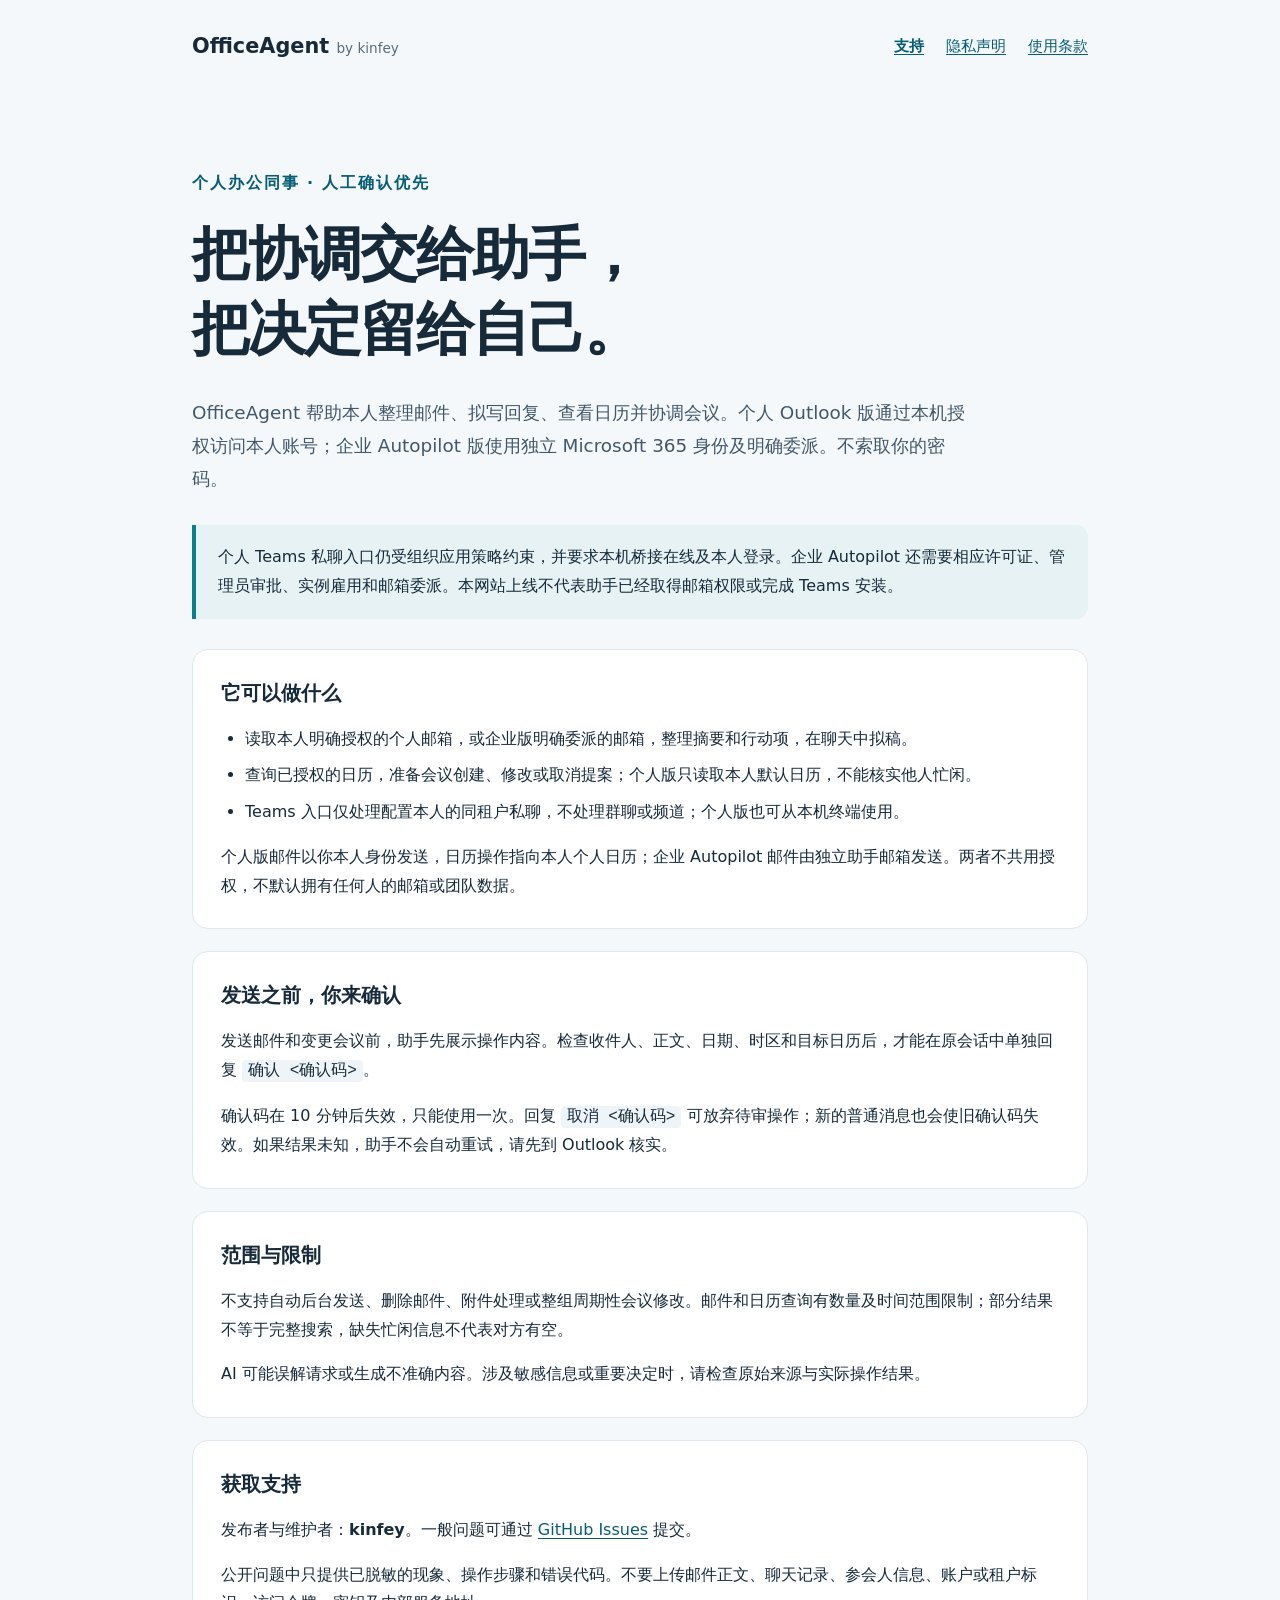
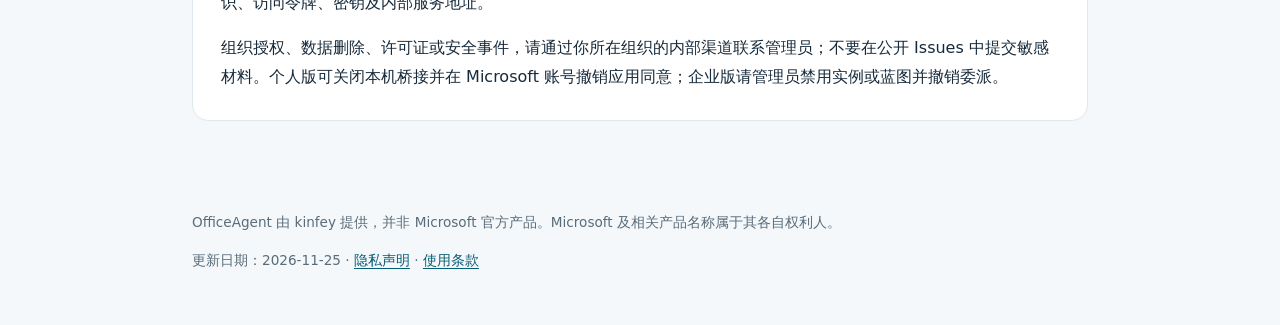
<file: index.html>
<!doctype html>
<html lang="zh-CN">
<head>
  <meta charset="utf-8">
  <meta name="viewport" content="width=device-width, initial-scale=1">
  <meta name="description" content="OfficeAgent 个人办公助手的支持、隐私声明和使用条款。">
  <title>OfficeAgent — 支持与使用说明</title>
  <link rel="stylesheet" href="style.css">
</head>
<body>
  <header>
    <a class="brand" href="./">OfficeAgent <span>by kinfey</span></a>
    <nav aria-label="主要导航">
      <a href="./" aria-current="page">支持</a>
      <a href="privacy.html">隐私声明</a>
      <a href="terms.html">使用条款</a>
    </nav>
  </header>
  <main>
    <p class="eyebrow">个人办公同事 · 人工确认优先</p>
    <h1>把协调交给助手，<br>把决定留给自己。</h1>
    <p class="lead">OfficeAgent 帮助本人整理邮件、拟写回复、查看日历并协调会议。个人 Outlook 版通过本机授权访问本人账号；企业 Autopilot 版使用独立 Microsoft 365 身份及明确委派。不索取你的密码。</p>
    <aside>个人 Teams 私聊入口仍受组织应用策略约束，并要求本机桥接在线及本人登录。企业 Autopilot 还需要相应许可证、管理员审批、实例雇用和邮箱委派。本网站上线不代表助手已经取得邮箱权限或完成 Teams 安装。</aside>
    <section>
      <h2>它可以做什么</h2>
      <ul>
        <li>读取本人明确授权的个人邮箱，或企业版明确委派的邮箱，整理摘要和行动项，在聊天中拟稿。</li>
        <li>查询已授权的日历，准备会议创建、修改或取消提案；个人版只读取本人默认日历，不能核实他人忙闲。</li>
        <li>Teams 入口仅处理配置本人的同租户私聊，不处理群聊或频道；个人版也可从本机终端使用。</li>
      </ul>
      <p>个人版邮件以你本人身份发送，日历操作指向本人个人日历；企业 Autopilot 邮件由独立助手邮箱发送。两者不共用授权，不默认拥有任何人的邮箱或团队数据。</p>
    </section>
    <section>
      <h2>发送之前，你来确认</h2>
      <p>发送邮件和变更会议前，助手先展示操作内容。检查收件人、正文、日期、时区和目标日历后，才能在原会话中单独回复 <code>确认 &lt;确认码&gt;</code>。</p>
      <p>确认码在 10 分钟后失效，只能使用一次。回复 <code>取消 &lt;确认码&gt;</code> 可放弃待审操作；新的普通消息也会使旧确认码失效。如果结果未知，助手不会自动重试，请先到 Outlook 核实。</p>
    </section>
    <section>
      <h2>范围与限制</h2>
      <p>不支持自动后台发送、删除邮件、附件处理或整组周期性会议修改。邮件和日历查询有数量及时间范围限制；部分结果不等于完整搜索，缺失忙闲信息不代表对方有空。</p>
      <p>AI 可能误解请求或生成不准确内容。涉及敏感信息或重要决定时，请检查原始来源与实际操作结果。</p>
    </section>
    <section id="support">
      <h2>获取支持</h2>
      <p>发布者与维护者：<strong>kinfey</strong>。一般问题可通过 <a href="https://github.com/kinfey/officeagent-site/issues">GitHub Issues</a> 提交。</p>
      <p>公开问题中只提供已脱敏的现象、操作步骤和错误代码。不要上传邮件正文、聊天记录、参会人信息、账户或租户标识、访问令牌、密钥及内部服务地址。</p>
      <p>组织授权、数据删除、许可证或安全事件，请通过你所在组织的内部渠道联系管理员；不要在公开 Issues 中提交敏感材料。个人版可关闭本机桥接并在 Microsoft 账号撤销应用同意；企业版请管理员禁用实例或蓝图并撤销委派。</p>
    </section>
  </main>
  <footer>
    <p>OfficeAgent 由 kinfey 提供，并非 Microsoft 官方产品。Microsoft 及相关产品名称属于其各自权利人。</p>
    <p>更新日期：2026-11-25 · <a href="privacy.html">隐私声明</a> · <a href="terms.html">使用条款</a></p>
  </footer>
</body>
</html>
</file>
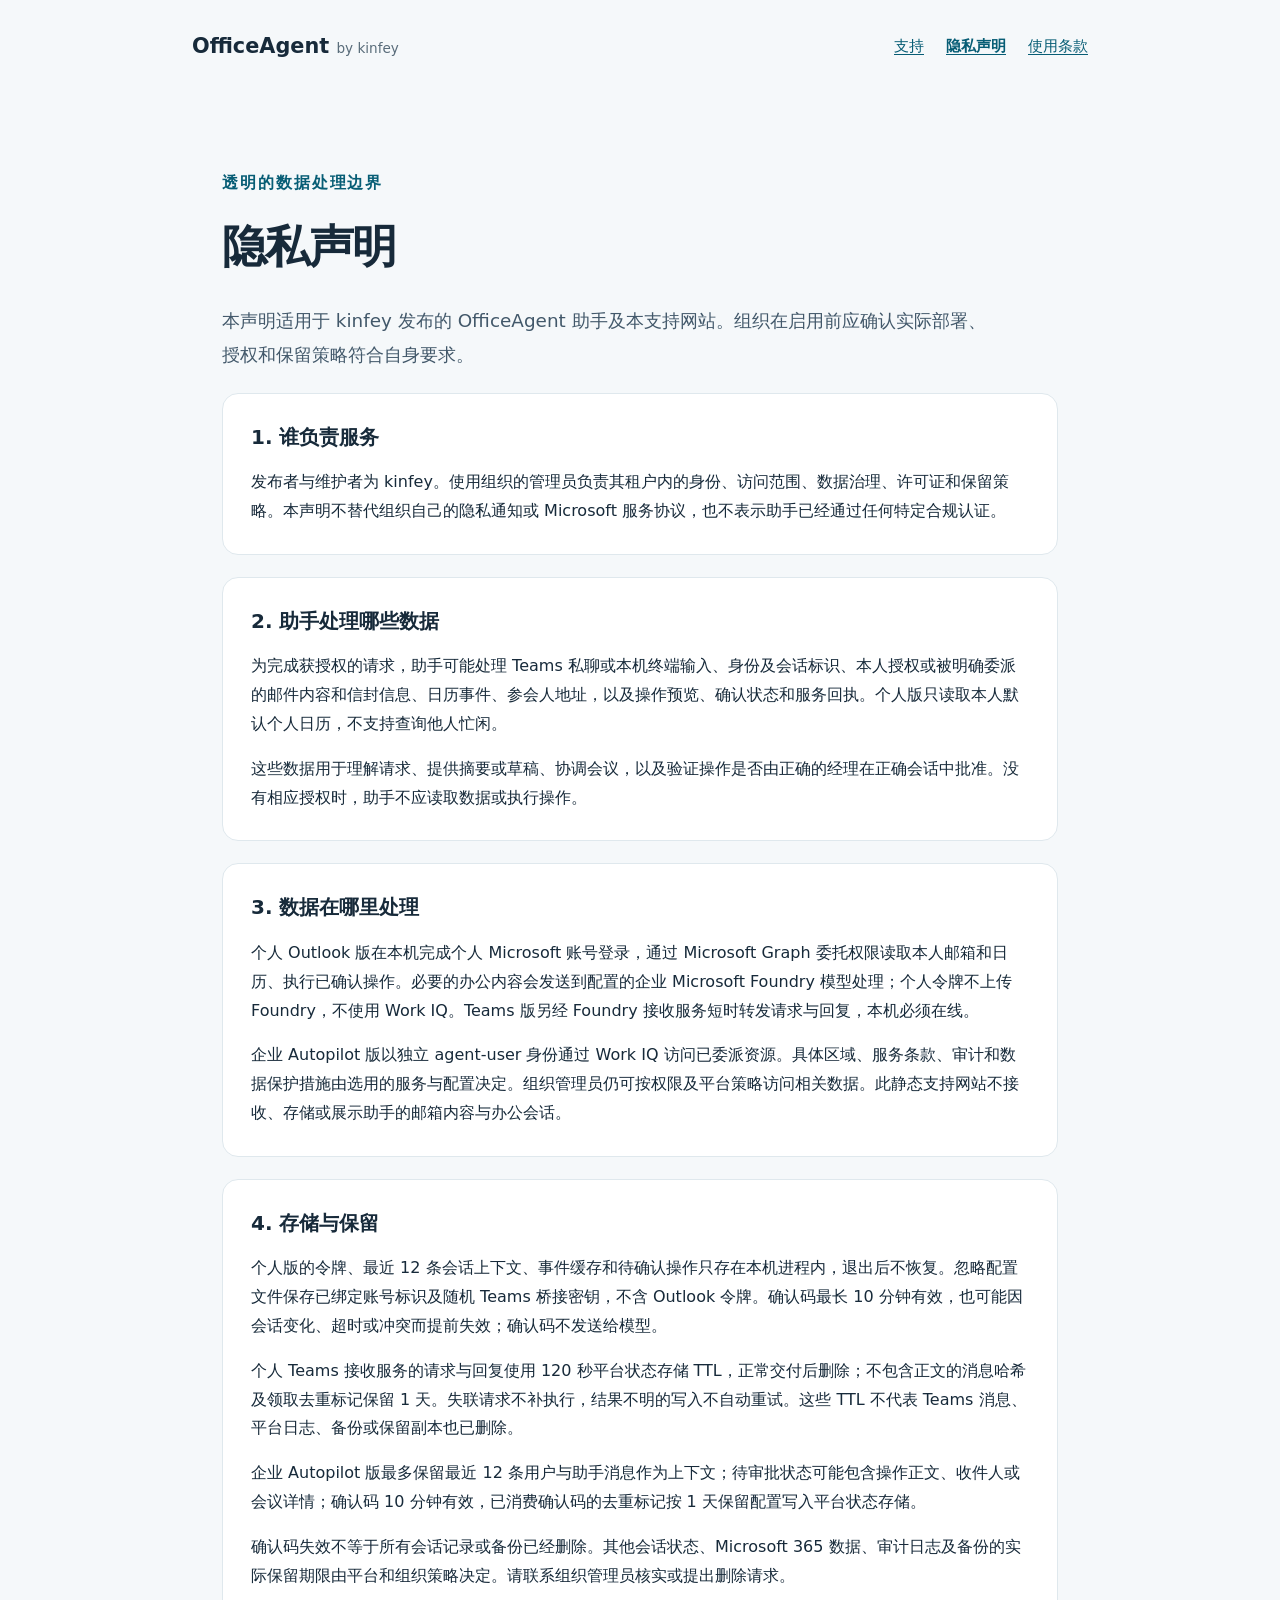
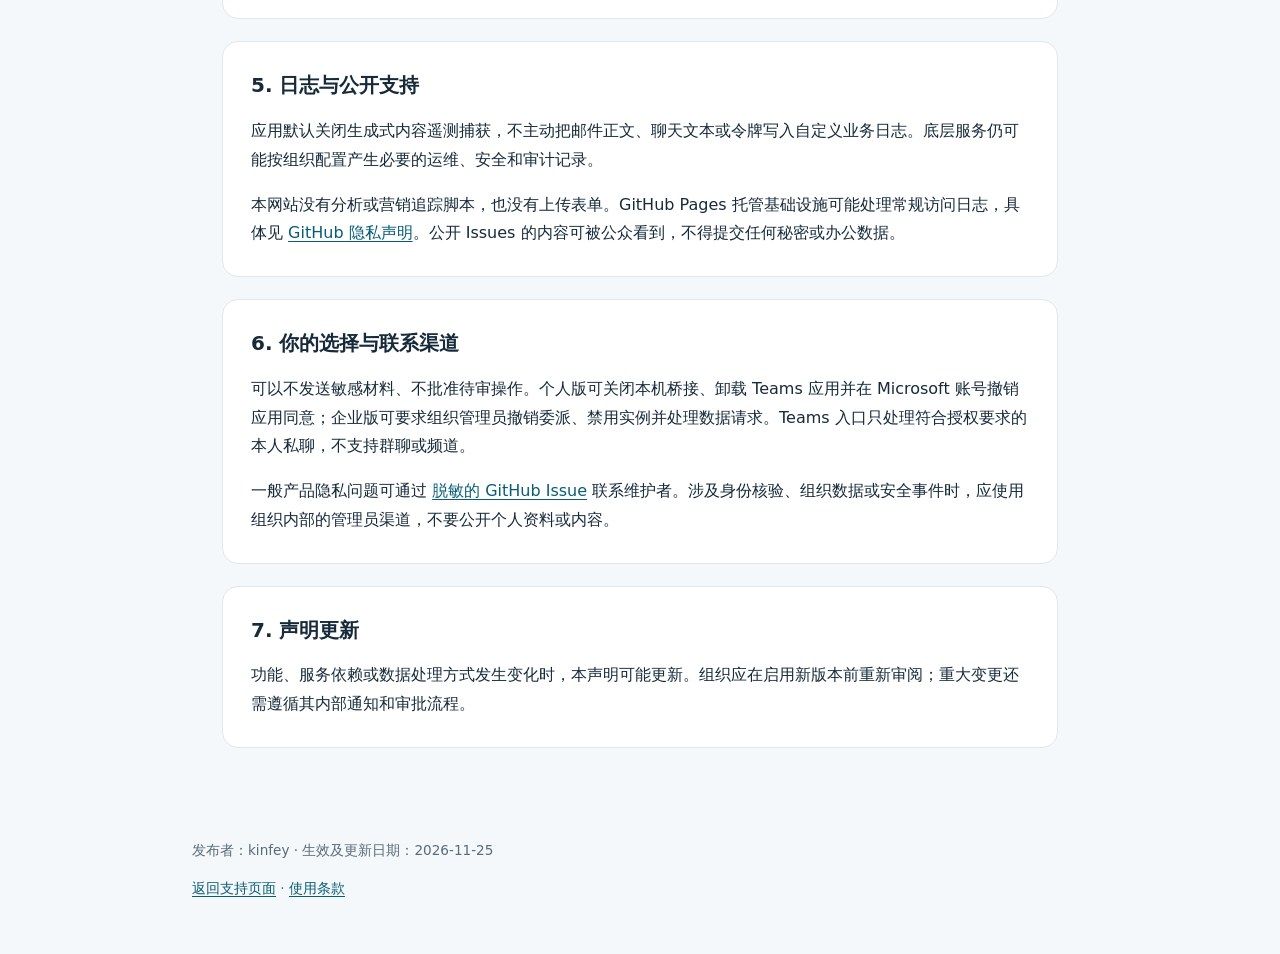
<file: privacy.html>
<!doctype html>
<html lang="zh-CN">
<head>
  <meta charset="utf-8">
  <meta name="viewport" content="width=device-width, initial-scale=1">
  <meta name="description" content="OfficeAgent 的数据处理范围、权限、保留和隐私联系说明。">
  <title>隐私声明 — OfficeAgent</title>
  <link rel="stylesheet" href="style.css">
</head>
<body>
  <header>
    <a class="brand" href="./">OfficeAgent <span>by kinfey</span></a>
    <nav aria-label="主要导航">
      <a href="./">支持</a>
      <a href="privacy.html" aria-current="page">隐私声明</a>
      <a href="terms.html">使用条款</a>
    </nav>
  </header>
  <main class="policy">
    <p class="eyebrow">透明的数据处理边界</p>
    <h1>隐私声明</h1>
    <p class="lead">本声明适用于 kinfey 发布的 OfficeAgent 助手及本支持网站。组织在启用前应确认实际部署、授权和保留策略符合自身要求。</p>
    <section>
      <h2>1. 谁负责服务</h2>
      <p>发布者与维护者为 kinfey。使用组织的管理员负责其租户内的身份、访问范围、数据治理、许可证和保留策略。本声明不替代组织自己的隐私通知或 Microsoft 服务协议，也不表示助手已经通过任何特定合规认证。</p>
    </section>
    <section>
      <h2>2. 助手处理哪些数据</h2>
      <p>为完成获授权的请求，助手可能处理 Teams 私聊或本机终端输入、身份及会话标识、本人授权或被明确委派的邮件内容和信封信息、日历事件、参会人地址，以及操作预览、确认状态和服务回执。个人版只读取本人默认个人日历，不支持查询他人忙闲。</p>
      <p>这些数据用于理解请求、提供摘要或草稿、协调会议，以及验证操作是否由正确的经理在正确会话中批准。没有相应授权时，助手不应读取数据或执行操作。</p>
    </section>
    <section>
      <h2>3. 数据在哪里处理</h2>
      <p>个人 Outlook 版在本机完成个人 Microsoft 账号登录，通过 Microsoft Graph 委托权限读取本人邮箱和日历、执行已确认操作。必要的办公内容会发送到配置的企业 Microsoft Foundry 模型处理；个人令牌不上传 Foundry，不使用 Work IQ。Teams 版另经 Foundry 接收服务短时转发请求与回复，本机必须在线。</p>
      <p>企业 Autopilot 版以独立 agent-user 身份通过 Work IQ 访问已委派资源。具体区域、服务条款、审计和数据保护措施由选用的服务与配置决定。组织管理员仍可按权限及平台策略访问相关数据。此静态支持网站不接收、存储或展示助手的邮箱内容与办公会话。</p>
    </section>
    <section>
      <h2>4. 存储与保留</h2>
      <p>个人版的令牌、最近 12 条会话上下文、事件缓存和待确认操作只存在本机进程内，退出后不恢复。忽略配置文件保存已绑定账号标识及随机 Teams 桥接密钥，不含 Outlook 令牌。确认码最长 10 分钟有效，也可能因会话变化、超时或冲突而提前失效；确认码不发送给模型。</p>
      <p>个人 Teams 接收服务的请求与回复使用 120 秒平台状态存储 TTL，正常交付后删除；不包含正文的消息哈希及领取去重标记保留 1 天。失联请求不补执行，结果不明的写入不自动重试。这些 TTL 不代表 Teams 消息、平台日志、备份或保留副本也已删除。</p>
      <p>企业 Autopilot 版最多保留最近 12 条用户与助手消息作为上下文；待审批状态可能包含操作正文、收件人或会议详情；确认码 10 分钟有效，已消费确认码的去重标记按 1 天保留配置写入平台状态存储。</p>
      <p>确认码失效不等于所有会话记录或备份已经删除。其他会话状态、Microsoft 365 数据、审计日志及备份的实际保留期限由平台和组织策略决定。请联系组织管理员核实或提出删除请求。</p>
    </section>
    <section>
      <h2>5. 日志与公开支持</h2>
      <p>应用默认关闭生成式内容遥测捕获，不主动把邮件正文、聊天文本或令牌写入自定义业务日志。底层服务仍可能按组织配置产生必要的运维、安全和审计记录。</p>
      <p>本网站没有分析或营销追踪脚本，也没有上传表单。GitHub Pages 托管基础设施可能处理常规访问日志，具体见 <a href="https://docs.github.com/en/site-policy/privacy-policies/github-general-privacy-statement">GitHub 隐私声明</a>。公开 Issues 的内容可被公众看到，不得提交任何秘密或办公数据。</p>
    </section>
    <section>
      <h2>6. 你的选择与联系渠道</h2>
      <p>可以不发送敏感材料、不批准待审操作。个人版可关闭本机桥接、卸载 Teams 应用并在 Microsoft 账号撤销应用同意；企业版可要求组织管理员撤销委派、禁用实例并处理数据请求。Teams 入口只处理符合授权要求的本人私聊，不支持群聊或频道。</p>
      <p>一般产品隐私问题可通过 <a href="https://github.com/kinfey/officeagent-site/issues">脱敏的 GitHub Issue</a> 联系维护者。涉及身份核验、组织数据或安全事件时，应使用组织内部的管理员渠道，不要公开个人资料或内容。</p>
    </section>
    <section>
      <h2>7. 声明更新</h2>
      <p>功能、服务依赖或数据处理方式发生变化时，本声明可能更新。组织应在启用新版本前重新审阅；重大变更还需遵循其内部通知和审批流程。</p>
    </section>
  </main>
  <footer>
    <p>发布者：kinfey · 生效及更新日期：2026-11-25</p>
    <p><a href="./">返回支持页面</a> · <a href="terms.html">使用条款</a></p>
  </footer>
</body>
</html>
</file>
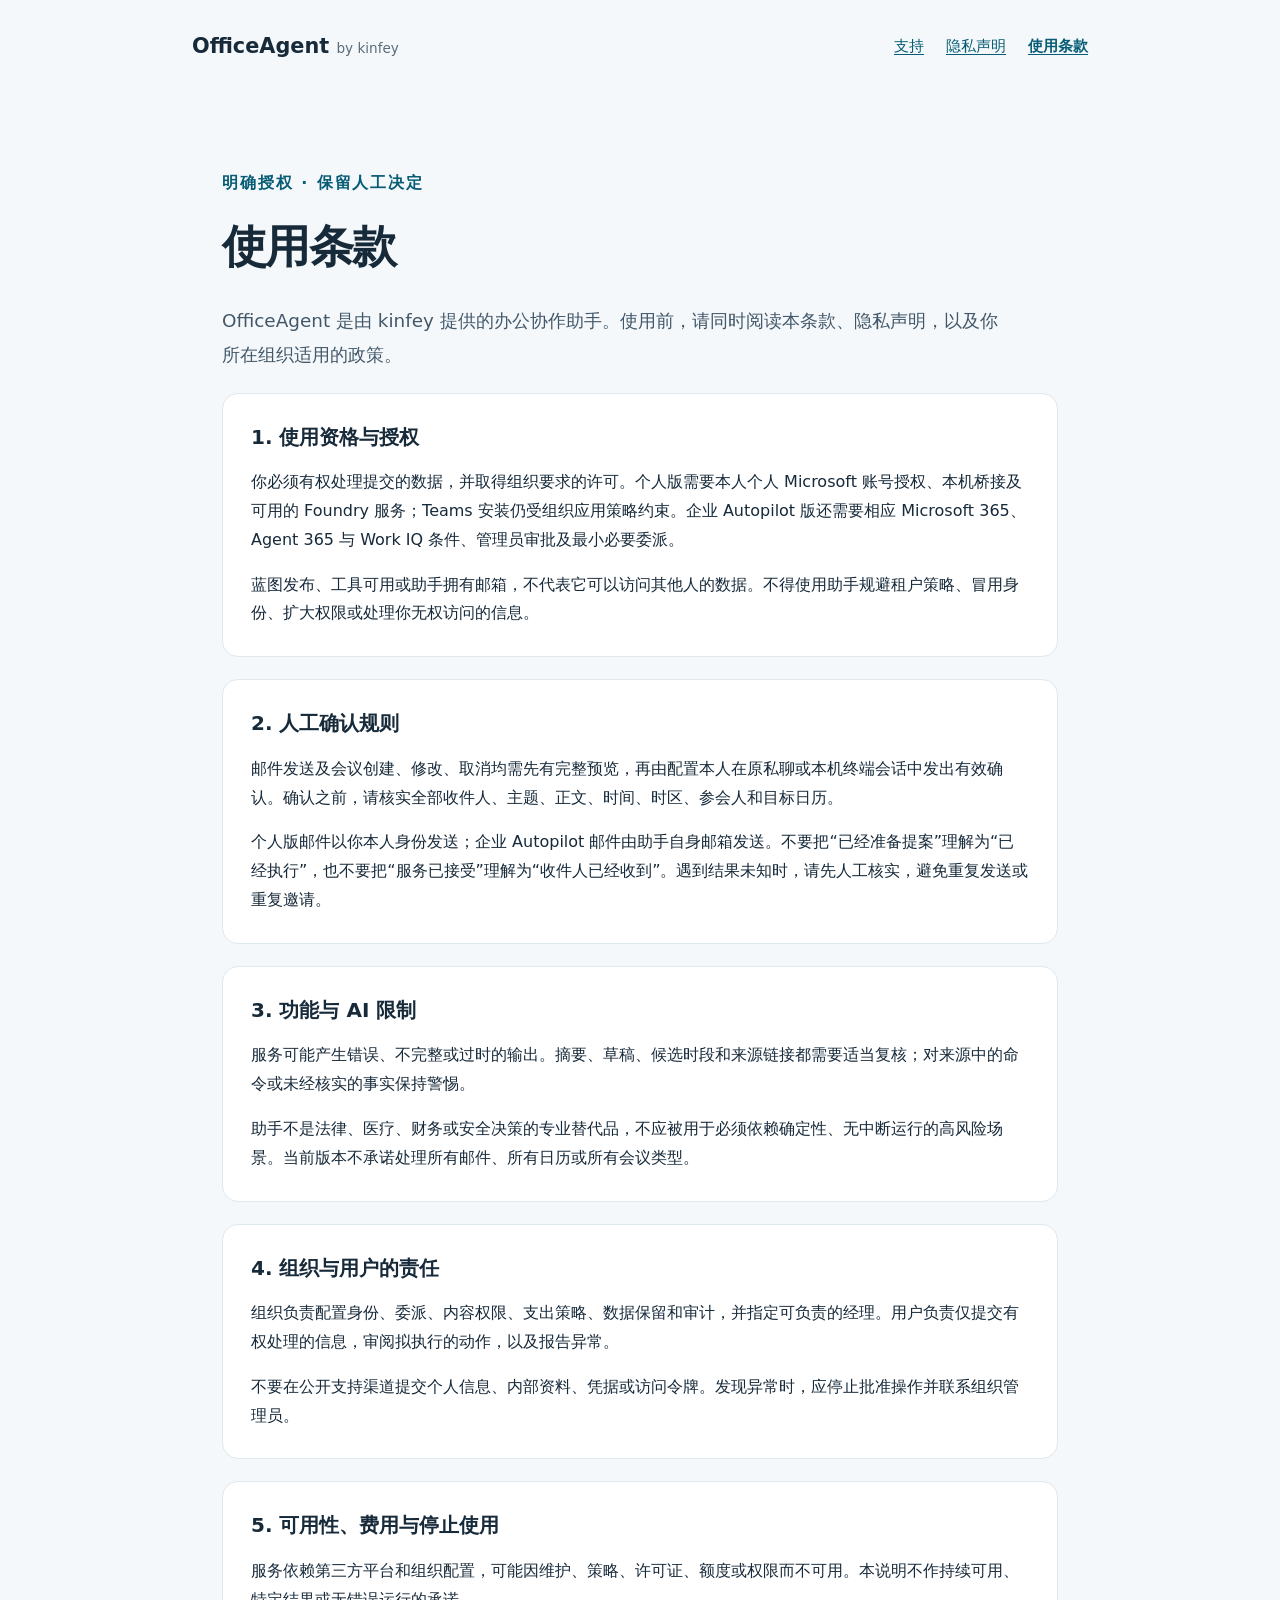
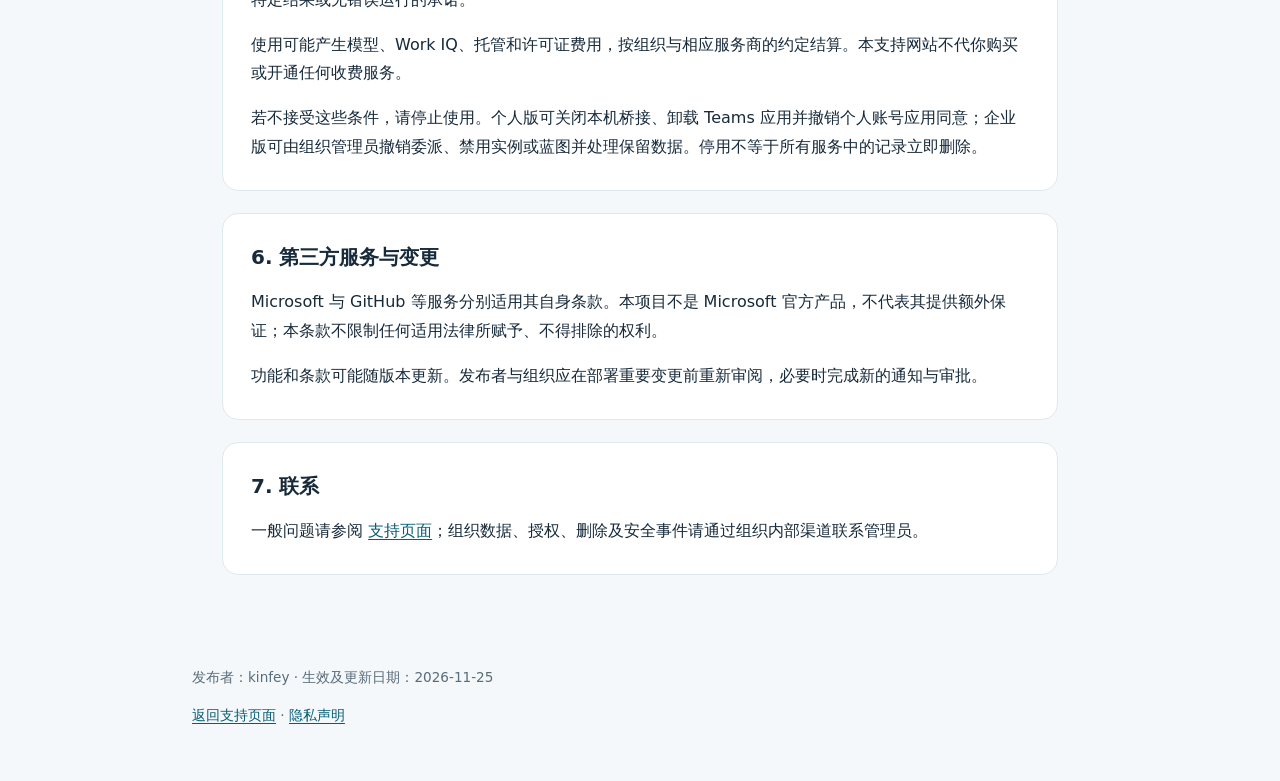
<file: terms.html>
<!doctype html>
<html lang="zh-CN">
<head>
  <meta charset="utf-8">
  <meta name="viewport" content="width=device-width, initial-scale=1">
  <meta name="description" content="OfficeAgent 的授权使用条件、人工确认规则和责任边界。">
  <title>使用条款 — OfficeAgent</title>
  <link rel="stylesheet" href="style.css">
</head>
<body>
  <header>
    <a class="brand" href="./">OfficeAgent <span>by kinfey</span></a>
    <nav aria-label="主要导航">
      <a href="./">支持</a>
      <a href="privacy.html">隐私声明</a>
      <a href="terms.html" aria-current="page">使用条款</a>
    </nav>
  </header>
  <main class="policy">
    <p class="eyebrow">明确授权 · 保留人工决定</p>
    <h1>使用条款</h1>
    <p class="lead">OfficeAgent 是由 kinfey 提供的办公协作助手。使用前，请同时阅读本条款、隐私声明，以及你所在组织适用的政策。</p>
    <section>
      <h2>1. 使用资格与授权</h2>
      <p>你必须有权处理提交的数据，并取得组织要求的许可。个人版需要本人个人 Microsoft 账号授权、本机桥接及可用的 Foundry 服务；Teams 安装仍受组织应用策略约束。企业 Autopilot 版还需要相应 Microsoft 365、Agent 365 与 Work IQ 条件、管理员审批及最小必要委派。</p>
      <p>蓝图发布、工具可用或助手拥有邮箱，不代表它可以访问其他人的数据。不得使用助手规避租户策略、冒用身份、扩大权限或处理你无权访问的信息。</p>
    </section>
    <section>
      <h2>2. 人工确认规则</h2>
      <p>邮件发送及会议创建、修改、取消均需先有完整预览，再由配置本人在原私聊或本机终端会话中发出有效确认。确认之前，请核实全部收件人、主题、正文、时间、时区、参会人和目标日历。</p>
      <p>个人版邮件以你本人身份发送；企业 Autopilot 邮件由助手自身邮箱发送。不要把“已经准备提案”理解为“已经执行”，也不要把“服务已接受”理解为“收件人已经收到”。遇到结果未知时，请先人工核实，避免重复发送或重复邀请。</p>
    </section>
    <section>
      <h2>3. 功能与 AI 限制</h2>
      <p>服务可能产生错误、不完整或过时的输出。摘要、草稿、候选时段和来源链接都需要适当复核；对来源中的命令或未经核实的事实保持警惕。</p>
      <p>助手不是法律、医疗、财务或安全决策的专业替代品，不应被用于必须依赖确定性、无中断运行的高风险场景。当前版本不承诺处理所有邮件、所有日历或所有会议类型。</p>
    </section>
    <section>
      <h2>4. 组织与用户的责任</h2>
      <p>组织负责配置身份、委派、内容权限、支出策略、数据保留和审计，并指定可负责的经理。用户负责仅提交有权处理的信息，审阅拟执行的动作，以及报告异常。</p>
      <p>不要在公开支持渠道提交个人信息、内部资料、凭据或访问令牌。发现异常时，应停止批准操作并联系组织管理员。</p>
    </section>
    <section>
      <h2>5. 可用性、费用与停止使用</h2>
      <p>服务依赖第三方平台和组织配置，可能因维护、策略、许可证、额度或权限而不可用。本说明不作持续可用、特定结果或无错误运行的承诺。</p>
      <p>使用可能产生模型、Work IQ、托管和许可证费用，按组织与相应服务商的约定结算。本支持网站不代你购买或开通任何收费服务。</p>
      <p>若不接受这些条件，请停止使用。个人版可关闭本机桥接、卸载 Teams 应用并撤销个人账号应用同意；企业版可由组织管理员撤销委派、禁用实例或蓝图并处理保留数据。停用不等于所有服务中的记录立即删除。</p>
    </section>
    <section>
      <h2>6. 第三方服务与变更</h2>
      <p>Microsoft 与 GitHub 等服务分别适用其自身条款。本项目不是 Microsoft 官方产品，不代表其提供额外保证；本条款不限制任何适用法律所赋予、不得排除的权利。</p>
      <p>功能和条款可能随版本更新。发布者与组织应在部署重要变更前重新审阅，必要时完成新的通知与审批。</p>
    </section>
    <section>
      <h2>7. 联系</h2>
      <p>一般问题请参阅 <a href="./#support">支持页面</a>；组织数据、授权、删除及安全事件请通过组织内部渠道联系管理员。</p>
    </section>
  </main>
  <footer>
    <p>发布者：kinfey · 生效及更新日期：2026-11-25</p>
    <p><a href="./">返回支持页面</a> · <a href="privacy.html">隐私声明</a></p>
  </footer>
</body>
</html>
</file>
<file: style.css>
:root {
  color-scheme: light;
  font-family: system-ui, -apple-system, BlinkMacSystemFont, "Segoe UI", sans-serif;
  color: #172a3a;
  background: #f5f8fa;
  line-height: 1.8;
}

* { box-sizing: border-box; }
body { margin: 0; }
a { color: #075d75; text-underline-offset: 0.2em; }
a:hover { color: #004052; }
a:focus-visible { outline: 3px solid #087f8c; outline-offset: 4px; }
header, main, footer { max-width: 960px; margin: auto; padding: 28px 32px; }
header { display: flex; justify-content: space-between; align-items: center; gap: 20px; flex-wrap: wrap; }
.brand { color: #172a3a; text-decoration: none; font-weight: 750; font-size: 1.3rem; }
.brand span { color: #596c7a; font-size: 0.85rem; font-weight: 400; }
nav { display: flex; flex-wrap: wrap; gap: 22px; }
nav a { font-size: 0.95rem; }
nav [aria-current] { font-weight: 700; }
main { padding-top: 60px; padding-bottom: 48px; }
.eyebrow { color: #075d75; font-weight: 650; letter-spacing: 0.12em; }
h1 { font-size: clamp(2.1rem, 5vw, 3.6rem); line-height: 1.3; letter-spacing: -0.035em; margin: 20px 0 28px; }
h2 { font-size: 1.25rem; line-height: 1.5; margin-top: 0; }
.lead { font-size: 1.15rem; color: #42586a; max-width: 780px; }
aside { background: #e6f2f3; border-left: 4px solid #087f8c; padding: 18px 22px; margin: 30px 0; border-radius: 0 12px 12px 0; }
section { background: #fff; padding: 28px; border: 1px solid #dfe8ed; border-radius: 16px; margin-top: 22px; }
section p:last-child { margin-bottom: 0; }
ul { padding-left: 1.5em; }
li { margin-bottom: 8px; }
code { font-family: ui-monospace, monospace; background: #eef4f7; border-radius: 4px; padding: 2px 6px; overflow-wrap: anywhere; }
footer { color: #596c7a; font-size: 0.85rem; padding-bottom: 40px; }
.policy { max-width: 900px; }
.policy h1 { font-size: 2.8rem; }

@media (max-width: 560px) {
  header, main, footer { padding-left: 20px; padding-right: 20px; }
  main { padding-top: 28px; }
  section { padding: 22px; }
  nav { gap: 18px; }
}
</file>
